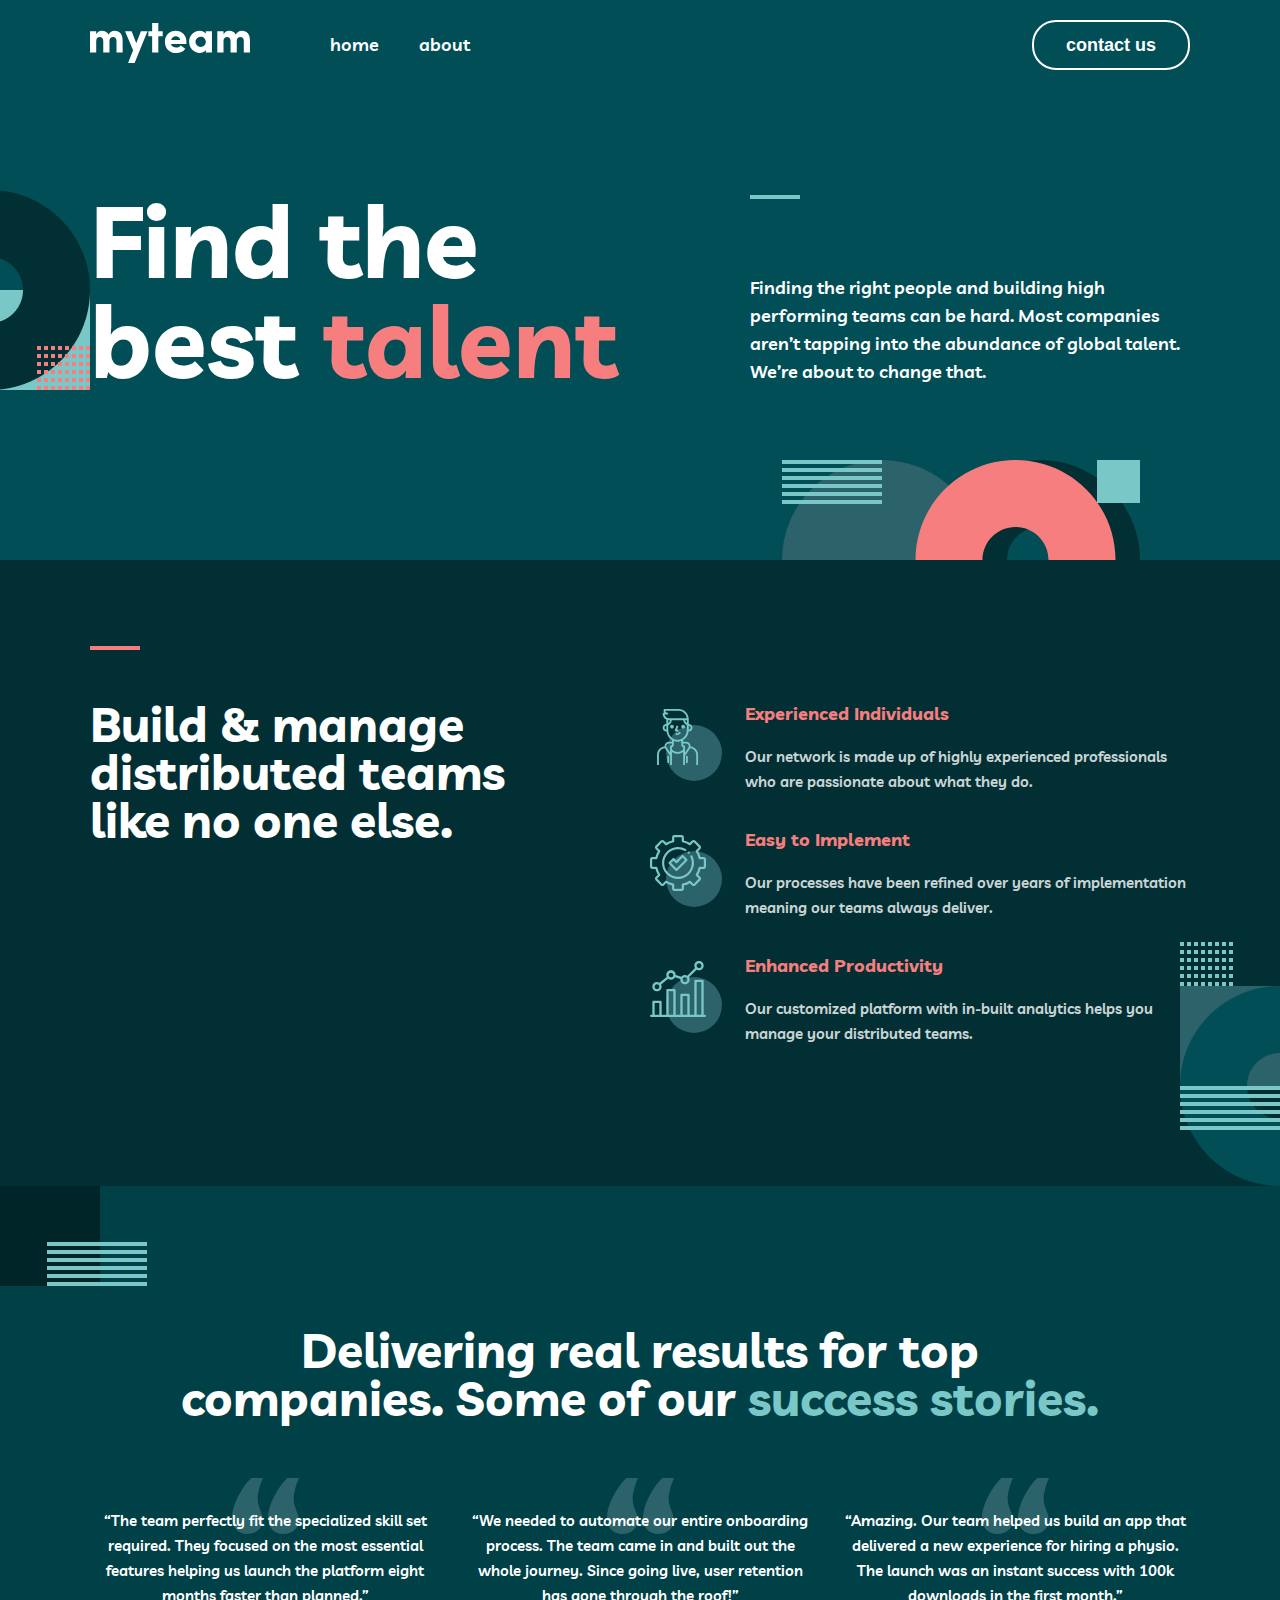
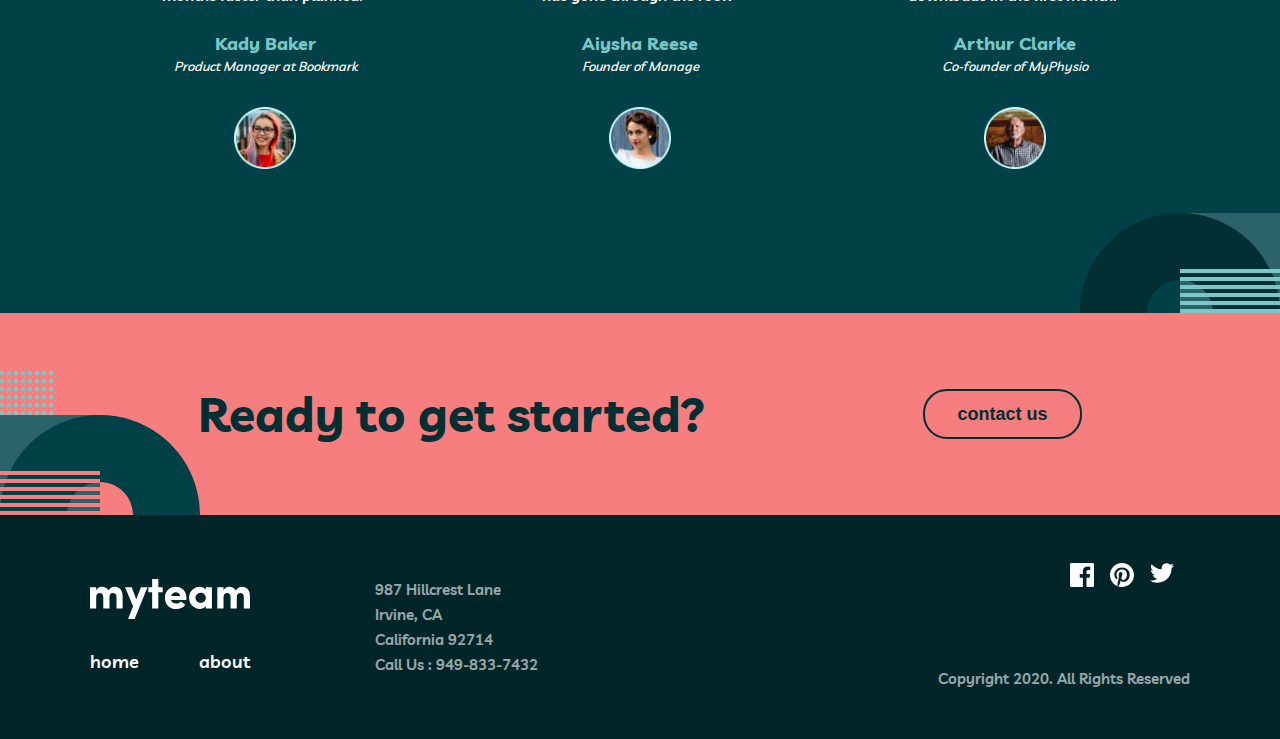
<file: index.html>
<!DOCTYPE html>
<html lang="en">
  <head>
    <meta charset="UTF-8" />
    <meta http-equiv="X-UA-Compatible" content="IE=edge" />
    <meta name="viewport" content="width=device-width, initial-scale=1.0" />
    <title>Home</title>
    <link rel="stylesheet" href="css/fonts.css" />
    <link rel="stylesheet" href="css/style.css" />
  </head>
  <body>
    <!-- hero -->
    <section id="hero">
      <!-- header -->
      <header id="header">
        <div class="container header-container">
          <div class="header-logo">
            <img src="./images/header-logo.svg" alt="header-logo" />
          </div>
          <button class="burger-menu">
            <span></span>
            <span></span>
            <span></span>
          </button>
          <nav class="nav">
            <ul class="nav-list">
              <li class="nav-list_item">
                <a href="./index.html" class="nav-list_link">home</a>
              </li>
              <li class="nav-list_item">
                <a href="./about.html" class="nav-list_link">about</a>
              </li>
            </ul>
            <a href="./contact.html"
              ><button class="header-btn">contact us</button></a
            >
          </nav>
        </div>
      </header>
      <!-- /header -->
      <!-- hero content -->
      <main id="hero-content">
        <div class="container hero-content_container">
          <img
            src="./images/hero-back-img.png"
            alt="hero back img"
            class="hero-back_img"
          />
          <div class="hero-info">
            <h1 class="hero-info_title">
              Find the <br />
              best <span>talent</span>
            </h1>
          </div>
          <div class="hero-text">
            <p class="hero-des">
              Finding the right people and building high performing teams can be
              hard. Most companies aren’t tapping into the abundance of global
              talent. We’re about to change that.
            </p>
          </div>
          <img
            src="./images/hero-back-img-2.svg"
            alt="hero hero-back-img"
            class="hero-back_img__2"
          />
        </div>
      </main>
      <!-- /hero content -->
    </section>
    <!-- /hero -->
    <!-- our team -->
    <section id="ourTeam">
      <div class="container ourTeam-container">
        <div class="ourTeam-title_container">
          <h2 class="ourTeam-title">
            Build & manage distributed teams like no one else.
          </h2>
        </div>
        <div class="ourTeam-card_container">
          <ul class="ourTeam-card_list">
            <li class="ourTeam-card_item">
              <div class="ourTeam-card_content">
                <div class="ourTeam-card_img">
                  <img
                    src="./images/our-team-icon_1.svg"
                    alt="ourTeam card img"
                  />
                </div>
                <div class="ourTeam-card_info">
                  <h4 class="ourTeam-card_title">Experienced Individuals</h4>
                  <p class="ourTeam-card_des">
                    Our network is made up of highly experienced professionals
                    who are passionate about what they do.
                  </p>
                </div>
              </div>
            </li>

            <li class="ourTeam-card_item">
              <div class="ourTeam-card_content">
                <div class="ourTeam-card_img">
                  <img
                    src="./images/our-team-icon_2.svg"
                    alt="ourTeam card img"
                  />
                </div>
                <div class="ourTeam-card_info">
                  <h4 class="ourTeam-card_title">Easy to Implement</h4>
                  <p class="ourTeam-card_des">
                    Our processes have been refined over years of implementation
                    meaning our teams always deliver.
                  </p>
                </div>
              </div>
            </li>

            <li class="ourTeam-card_item">
              <div class="ourTeam-card_content">
                <div class="ourTeam-card_img">
                  <img
                    src="./images/our-team-icon_3.svg"
                    alt="ourTeam card img"
                  />
                </div>
                <div class="ourTeam-card_info">
                  <h4 class="ourTeam-card_title">Enhanced Productivity</h4>
                  <p class="ourTeam-card_des">
                    Our customized platform with in-built analytics helps you
                    manage your distributed teams.
                  </p>
                </div>
              </div>
            </li>
          </ul>
        </div>
      </div>
      <img
        src="./images/our-team-back-img.png"
        alt="our-team-back-img"
        class="ourTeam-back_img"
      />
    </section>
    <!-- /our team -->
    <!-- stories -->
    <section id="stories">
      <img
        src="./images/stories-back-img.svg"
        alt=" stories back img"
        class="stories-back_img"
      />
      <div class="container">
        <h2 class="stories-title">
          Delivering real results for top companies. Some of our
          <span>success stories.</span>
        </h2>
        <ul class="stories-card_list">
          <li class="stories-card_item">
            <div class="stories-card_content">
              <p class="stories-card_des">
                “The team perfectly fit the specialized skill set required. They
                focused on the most essential features helping us launch the
                platform eight months faster than planned.”
              </p>
              <h4 class="stories-card_title">Kady Baker</h4>
              <p class="stories-card_job">Product Manager at Bookmark</p>
              <img
                src="./images/stories-card-img-1.png"
                alt="stories card img"
                class="stories-card_img"
              />
            </div>
          </li>

          <li class="stories-card_item">
            <div class="stories-card_content">
              <p class="stories-card_des">
                “We needed to automate our entire onboarding process. The team
                came in and built out the whole journey. Since going live, user
                retention has gone through the roof!”
              </p>
              <h4 class="stories-card_title">Aiysha Reese</h4>
              <p class="stories-card_job">Founder of Manage</p>
              <img
                src="./images/stories-card-img-2.png"
                alt="stories card img"
                class="stories-card_img"
              />
            </div>
          </li>

          <li class="stories-card_item">
            <div class="stories-card_content">
              <p class="stories-card_des">
                “Amazing. Our team helped us build an app that delivered a new
                experience for hiring a physio. The launch was an instant
                success with 100k downloads in the first month.”
              </p>
              <h4 class="stories-card_title">Arthur Clarke</h4>
              <p class="stories-card_job">Co-founder of MyPhysio</p>
              <img
                src="./images/stories-card-img-3.png"
                alt="stories card img"
                class="stories-card_img"
              />
            </div>
          </li>
        </ul>
      </div>
      <img
        src="./images/stories-back-img-2.svg"
        alt="stories back img"
        class="stories-back_img__2"
      />
    </section>
    <!-- /stories -->
    <!-- get started -->
    <section id="getStarted">
      <div class="container getStarted-container">
        <div class="getStarted-content">
          <h2 class="getStarted-title">Ready to get started?</h2>
          <button class="getStarted-btn">contact us</button>
        </div>
      </div>
      <img
        src="./images/get-started-back-img.svg"
        alt="get-started-back-img"
        class="getStarted-back_img"
      />
    </section>
    <!-- /get started -->
    <!-- footer -->
    <footer id="footer">
      <div class="container footer-container">
        <div class="footer-info">
          <div class="footer-info_link">
            <img src="./images/header-logo.svg" alt="header logo" />
            <ul class="footer-link_list">
              <li class="footer-list_item">
                <a href="#" class="footer-list_link">home</a>
              </li>
              <li class="footer-list_item">
                <a href="#" class="footer-list_link">about</a>
              </li>
            </ul>
          </div>
          <ul class="footer-info_list">
            <li class="footer-info_item">987 Hillcrest Lane</li>
            <li class="footer-info_item">Irvine, CA</li>
            <li class="footer-info_item">California 92714</li>
            <li class="footer-info_item">Call Us : 949-833-7432</li>
          </ul>
        </div>

        <div class="footer-icons">
          <ul class="footer-icon_list">
            <li class="footer-icon_item">
              <img src="./images/facebook.png" alt="facebook" />
            </li>
            <li class="footer-icon_item">
              <img src="./images/pinterest.svg" alt="pinterest" />
            </li>
            <li class="footer-icon_item">
              <img src="./images/twitter.svg" alt="twitter" />
            </li>
          </ul>
          <p class="footer-text">Copyright 2020. All Rights Reserved</p>
        </div>
      </div>
    </footer>
    <!-- /footer -->
  </body>
</html>
</file>
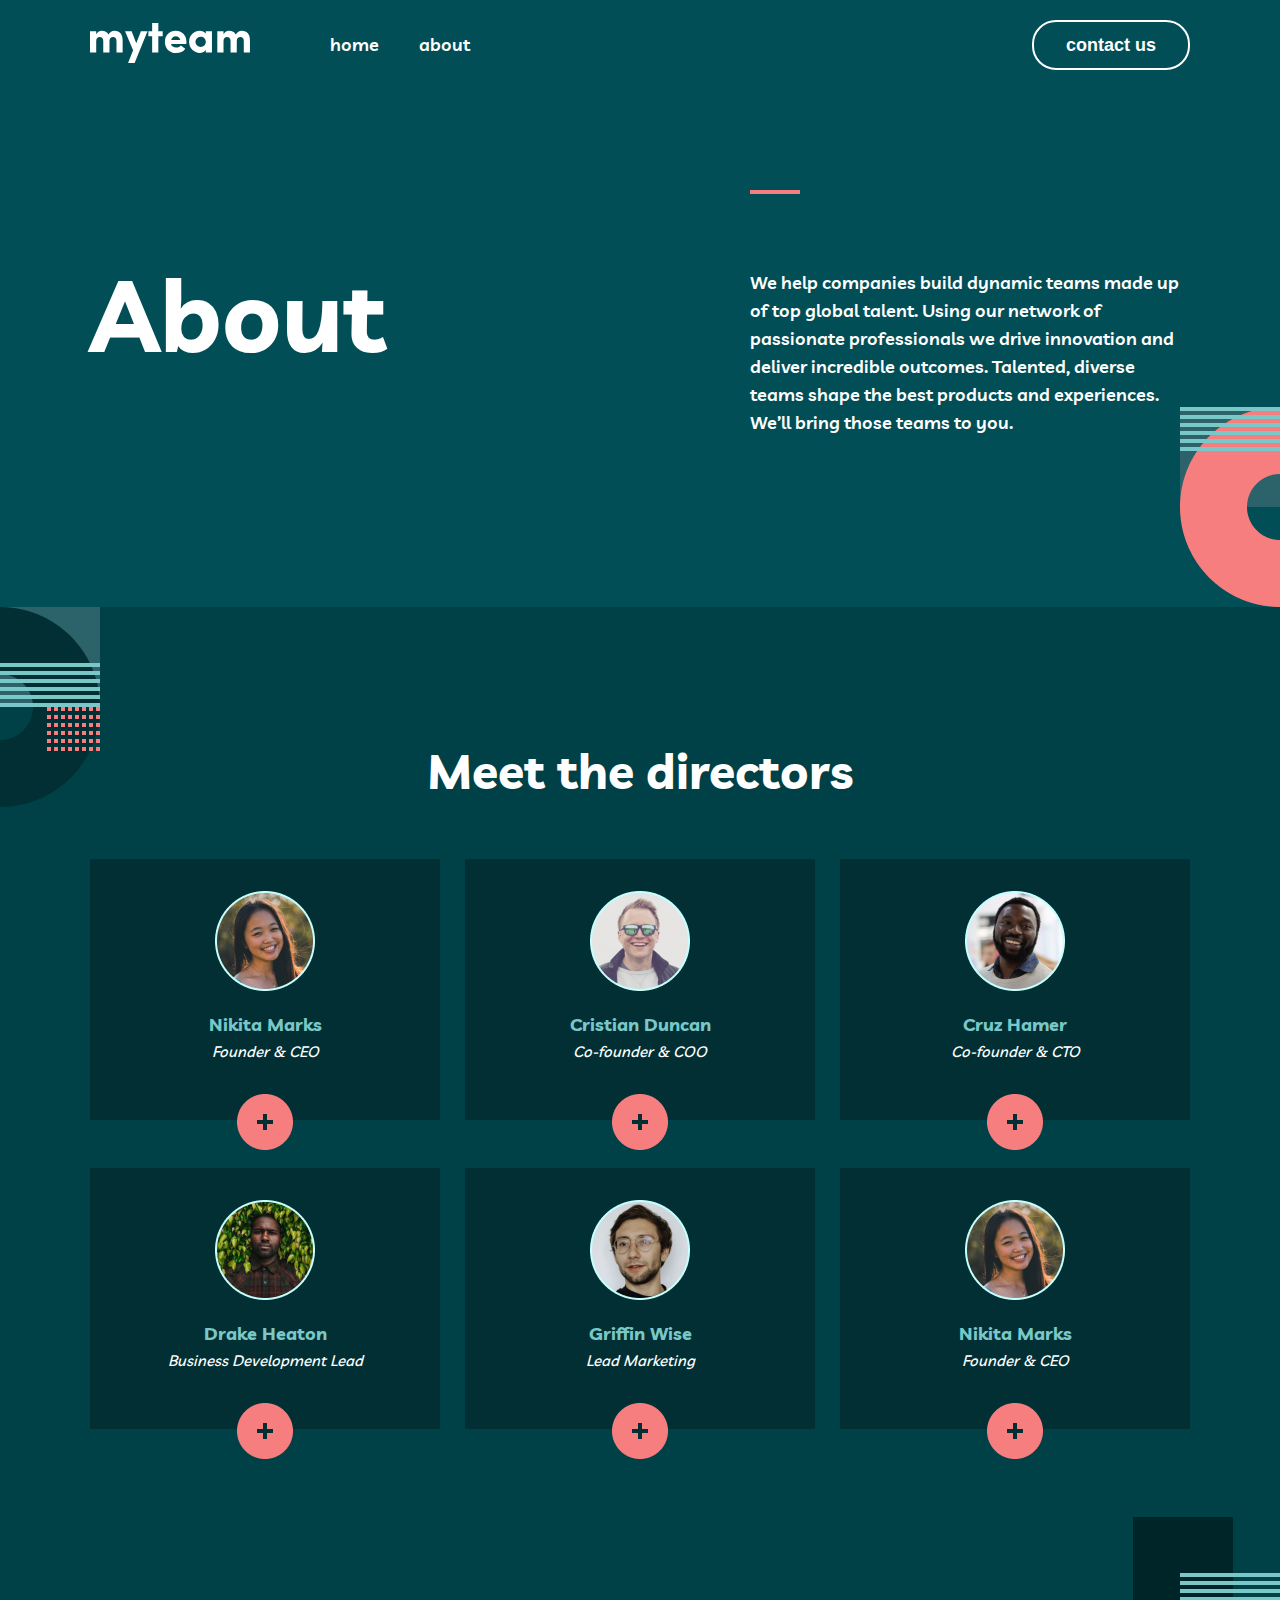
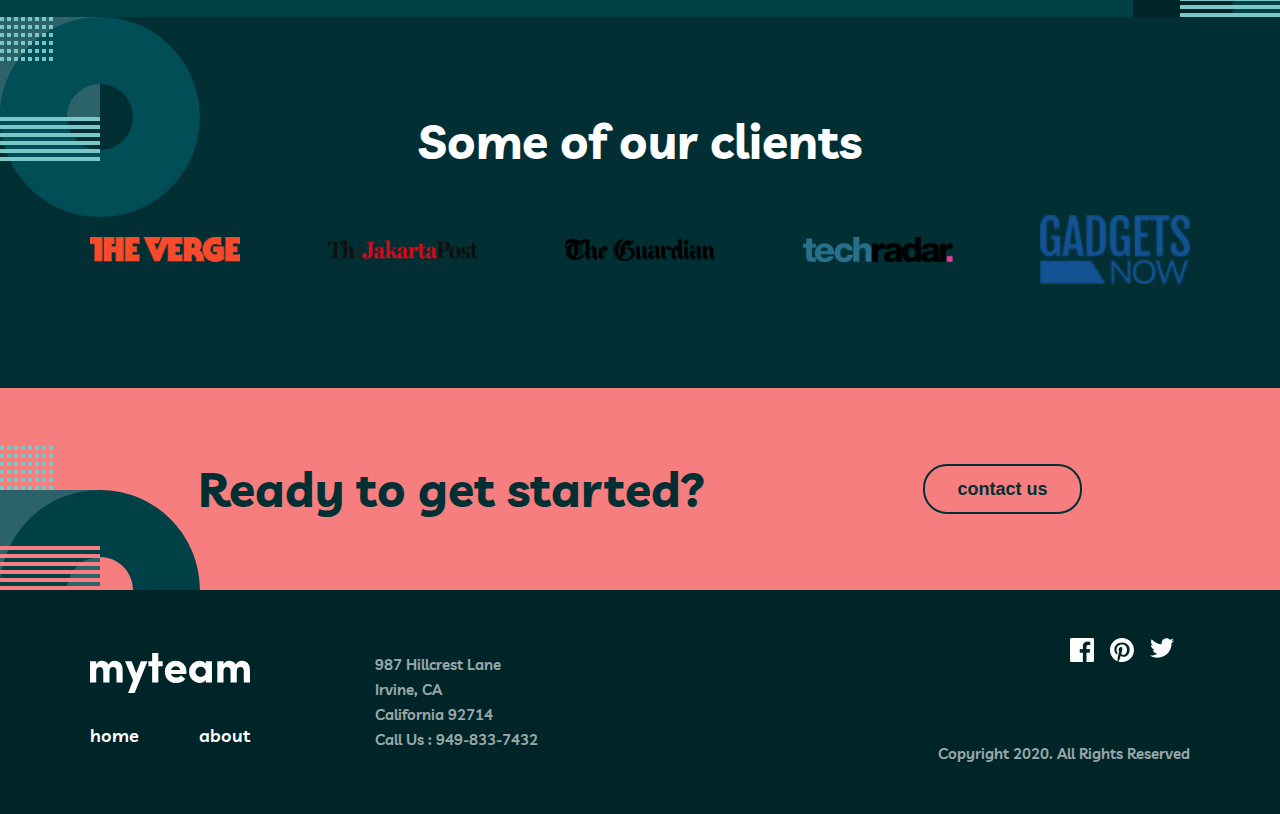
<file: about.html>
<!DOCTYPE html>
<html lang="en">
  <head>
    <meta charset="UTF-8" />
    <meta http-equiv="X-UA-Compatible" content="IE=edge" />
    <meta name="viewport" content="width=device-width, initial-scale=1.0" />
    <title>About</title>
    <link rel="stylesheet" href="css/fonts.css" />
    <link rel="stylesheet" href="css/about.css" />
  </head>
  <body>
    <!-- hero -->
    <section id="hero">
      <!-- header -->
      <header id="header">
        <div class="container header-container">
          <div class="header-logo">
            <img src="./images/header-logo.svg" alt="header-logo" />
          </div>
          <button class="burger-menu">
            <span></span>
            <span></span>
            <span></span>
          </button>
          <nav class="nav">
            <ul class="nav-list">
              <li class="nav-list_item">
                <a href="./index.html" class="nav-list_link">home</a>
              </li>
              <li class="nav-list_item">
                <a href="./about.html" class="nav-list_link">about</a>
              </li>
            </ul>
            <a href="./contact.html"
              ><button class="header-btn">contact us</button></a
            >
          </nav>
        </div>
      </header>
      <!-- /header -->
      <!-- hero content -->
      <main id="hero-content">
        <div class="container hero-content_container">
          <div class="hero-info">
            <h1 class="hero-info_title">About</h1>
          </div>
          <div class="hero-text">
            <p class="hero-des">
              We help companies build dynamic teams made up of top global
              talent. Using our network of passionate professionals we drive
              innovation and deliver incredible outcomes. Talented, diverse
              teams shape the best products and experiences. We’ll bring those
              teams to you.
            </p>
          </div>
          <img
            src="./images/about-hero-back-img.png"
            alt="hero back img"
            class="hero-back_img"
          />
        </div>
      </main>
      <!-- /hero content -->
    </section>
    <!-- /hero -->
    <!-- directors -->
    <section id="directors">
      <img
        src="./images/directors-back-img-1.png"
        alt="directors back img"
        class="directors-back_img"
      />
      <div class="container">
        <h2 class="directors-title">Meet the directors</h2>
        <ul class="directors-list">
          <li class="directors-list_item">
            <div class="directors-list_content">
              <img src="./images/directors-card-1.png" alt="Nikita Marks" />
              <h4 class="directors-card_title">Nikita Marks</h4>
              <p class="directors-card_job">Founder & CEO</p>
            </div>
          </li>

          <li class="directors-list_item">
            <div class="directors-list_content">
              <img src="./images/directors-card-2.png" alt="Cristian Duncan" />
              <h4 class="directors-card_title">Cristian Duncan</h4>
              <p class="directors-card_job">Co-founder & COO</p>
            </div>
          </li>

          <li class="directors-list_item">
            <div class="directors-list_content">
              <img src="./images/directors-card-3.png" alt="Cruz Hamer" />
              <h4 class="directors-card_title">Cruz Hamer</h4>
              <p class="directors-card_job">Co-founder & CTO</p>
            </div>
          </li>

          <li class="directors-list_item">
            <div class="directors-list_content">
              <img src="./images/directors-card-4.png" alt="Drake Heaton" />
              <h4 class="directors-card_title">Drake Heaton</h4>
              <p class="directors-card_job">Business Development Lead</p>
            </div>
          </li>

          <li class="directors-list_item">
            <div class="directors-list_content">
              <img src="./images/directors-card-5.png" alt="Griffin Wise" />
              <h4 class="directors-card_title">Griffin Wise</h4>
              <p class="directors-card_job">Lead Marketing</p>
            </div>
          </li>

          <li class="directors-list_item">
            <div class="directors-list_content">
              <img src="./images/directors-card-1.png" alt="Nikita Marks" />
              <h4 class="directors-card_title">Nikita Marks</h4>
              <p class="directors-card_job">Founder & CEO</p>
            </div>
          </li>
        </ul>
      </div>
      <img
        src="./images/directors-back-img-2.png"
        alt="directors back img"
        class="directors-back_img__2"
      />
    </section>
    <!-- /directors -->
    <!-- clients -->
    <section id="clients">
      <img
        src="./images/clients-back-img.svg"
        alt="clients back img"
        class="clients-back_img"
      />
      <div class="container">
        <h2 class="clients-title">Some of our clients</h2>
        <ul class="clients-list">
          <li class="clients-list_item">
            <img src="./images/the werge.png" alt="the werge" />
          </li>
          <li class="clients-list_item">
            <img src="./images/thejakarapost.png" alt="thejakartepost" />
          </li>
          <li class="clients-list_item">
            <img src="./images/theguardian.png" alt="theguardian" />
          </li>
          <li class="clients-list_item">
            <img src="./images/techradar.png" alt="techradar" />
          </li>
          <li class="clients-list_item">
            <img src="./images/gadgestnow.png" alt="gadgestnow" />
          </li>
        </ul>
      </div>
    </section>
    <!-- /clients -->
    <section id="getStarted">
      <div class="container getStarted-container">
        <div class="getStarted-content">
          <h2 class="getStarted-title">Ready to get started?</h2>
          <button class="getStarted-btn">contact us</button>
        </div>
      </div>
      <img
        src="./images/get-started-back-img.svg"
        alt="get-started-back-img"
        class="getStarted-back_img"
      />
    </section>
    <!-- /get started -->
    <!-- footer -->
    <footer id="footer">
      <div class="container footer-container">
        <div class="footer-info">
          <div class="footer-info_link">
            <img src="./images/header-logo.svg" alt="header logo" />
            <ul class="footer-link_list">
              <li class="footer-list_item">
                <a href="#" class="footer-list_link">home</a>
              </li>
              <li class="footer-list_item">
                <a href="#" class="footer-list_link">about</a>
              </li>
            </ul>
          </div>
          <ul class="footer-info_list">
            <li class="footer-info_item">987 Hillcrest Lane</li>
            <li class="footer-info_item">Irvine, CA</li>
            <li class="footer-info_item">California 92714</li>
            <li class="footer-info_item">Call Us : 949-833-7432</li>
          </ul>
        </div>

        <div class="footer-icons">
          <ul class="footer-icon_list">
            <li class="footer-icon_item">
              <img src="./images/facebook.png" alt="facebook" />
            </li>
            <li class="footer-icon_item">
              <img src="./images/pinterest.svg" alt="pinterest" />
            </li>
            <li class="footer-icon_item">
              <img src="./images/twitter.svg" alt="twitter" />
            </li>
          </ul>
          <p class="footer-text">Copyright 2020. All Rights Reserved</p>
        </div>
      </div>
    </footer>
    <!-- /footer -->
  </body>
</html>
</file>
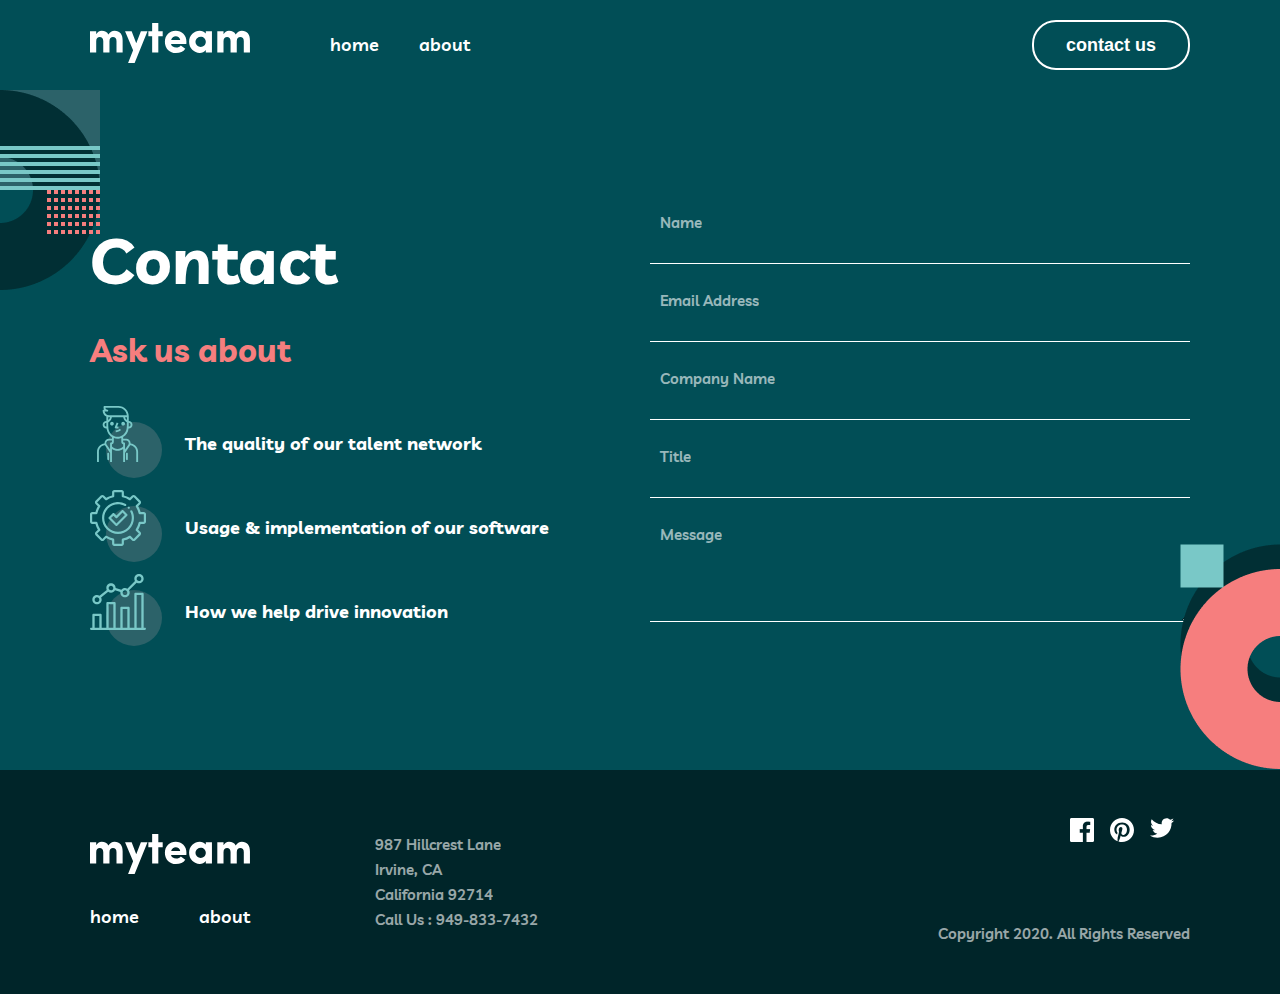
<file: contact.html>
<!DOCTYPE html>
<html lang="en">
  <head>
    <meta charset="UTF-8" />
    <meta http-equiv="X-UA-Compatible" content="IE=edge" />
    <meta name="viewport" content="width=device-width, initial-scale=1.0" />
    <title>Contact</title>
    <link rel="stylesheet" href="css/fonts.css" />
    <link rel="stylesheet" href="css/contact.css" />
  </head>
  <body>
    <!-- header -->
    <header id="header">
      <div class="container header-container">
        <div class="header-logo">
          <img src="./images/header-logo.svg" alt="header-logo" />
        </div>
        <button class="burger-menu">
          <span></span>
          <span></span>
          <span></span>
        </button>
        <nav class="nav">
          <ul class="nav-list">
            <li class="nav-list_item">
              <a href="./index.html" class="nav-list_link">home</a>
            </li>
            <li class="nav-list_item">
              <a href="./about.html" class="nav-list_link">about</a>
            </li>
          </ul>
          <a href="./contact.html"
            ><button class="header-btn">contact us</button></a
          >
        </nav>
      </div>
    </header>
    <!-- /header -->
    <main id="contact">
      <img
        src="./images/contact-back-img-1.png"
        alt="contact-back-img-1"
        class="contact-back_img"
      />
      <div class="container contact-container">
        <div class="contact-info">
          <h2 class="contact-info_title">Contact</h2>
          <div class="contact-card">
            <h4 class="contact-card_title">Ask us about</h4>
            <ul class="contact-card_list">
              <li class="contact-card_item">
                <div class="contact-card_content">
                  <div class="contact-card_img">
                    <img
                      src="./images/our-team-icon_1.svg"
                      alt="contact-card_img"
                    />
                  </div>
                  <div class="contact-card_text">
                    <h4>The quality of our talent network</h4>
                  </div>
                </div>
              </li>

              <li class="contact-card_item">
                <div class="contact-card_content">
                  <div class="contact-card_img">
                    <img
                      src="./images/our-team-icon_2.svg"
                      alt="contact-card_img"
                    />
                  </div>
                  <div class="contact-card_text">
                    <h4>Usage & implementation of our software</h4>
                  </div>
                </div>
              </li>

              <li class="contact-card_item">
                <div class="contact-card_content">
                  <div class="contact-card_img">
                    <img
                      src="./images/our-team-icon_3.svg"
                      alt="contact-card_img"
                    />
                  </div>
                  <div class="contact-card_text">
                    <h4>How we help drive innovation</h4>
                  </div>
                </div>
              </li>
            </ul>
          </div>
        </div>

        <div class="contact-form">
          <form>
            <label for="name" class="form-label">Name</label>
            <input type="text" id="name" class="form-input" />
            <label for="email" class="form-label">Email Address</label>
            <input type="email" id="email" class="form-input" />
            <label for="company-name" class="form-label">Company Name</label>
            <input type="text" id="company-name" class="form-input" />
            <label for="title" class="form-label">Title</label>
            <input type="text" id="title" class="form-input" />
            <label for="message" class="form-label">Message</label>
            <textarea id="message"></textarea>
          </form>
        </div>
      </div>
      <img
        src="./images/contact-back-img-2.png"
        alt="contact-back-img-2"
        class="contact-back_img__2"
      />
    </main>
    <!-- footer -->
    <footer id="footer">
      <div class="container footer-container">
        <div class="footer-info">
          <div class="footer-info_link">
            <img src="./images/header-logo.svg" alt="header logo" />
            <ul class="footer-link_list">
              <li class="footer-list_item">
                <a href="#" class="footer-list_link">home</a>
              </li>
              <li class="footer-list_item">
                <a href="#" class="footer-list_link">about</a>
              </li>
            </ul>
          </div>
          <ul class="footer-info_list">
            <li class="footer-info_item">987 Hillcrest Lane</li>
            <li class="footer-info_item">Irvine, CA</li>
            <li class="footer-info_item">California 92714</li>
            <li class="footer-info_item">Call Us : 949-833-7432</li>
          </ul>
        </div>

        <div class="footer-icons">
          <ul class="footer-icon_list">
            <li class="footer-icon_item">
              <img src="./images/facebook.png" alt="facebook" />
            </li>
            <li class="footer-icon_item">
              <img src="./images/pinterest.svg" alt="pinterest" />
            </li>
            <li class="footer-icon_item">
              <img src="./images/twitter.svg" alt="twitter" />
            </li>
          </ul>
          <p class="footer-text">Copyright 2020. All Rights Reserved</p>
        </div>
      </div>
    </footer>
    <!-- /footer -->
  </body>
</html>
</file>
<file: css/fonts.css>
/* livvic-regular - latin */
@font-face {
  font-display: swap; /* Check https://developer.mozilla.org/en-US/docs/Web/CSS/@font-face/font-display for other options. */
  font-family: "Livvic";
  font-style: normal;
  font-weight: 400;
  src: url("../fonts/livvic-v13-latin-regular.woff2") format("woff2"),
    /* Chrome 36+, Opera 23+, Firefox 39+ */
      url("../fonts/livvic-v13-latin-regular.woff") format("woff"); /* Chrome 5+, Firefox 3.6+, IE 9+, Safari 5.1+ */
}
/* livvic-500 - latin */
@font-face {
  font-display: swap; /* Check https://developer.mozilla.org/en-US/docs/Web/CSS/@font-face/font-display for other options. */
  font-family: "Livvic";
  font-style: normal;
  font-weight: 500;
  src: url("../fonts/livvic-v13-latin-500.woff2") format("woff2"),
    /* Chrome 36+, Opera 23+, Firefox 39+ */
      url("../fonts/livvic-v13-latin-500.woff") format("woff"); /* Chrome 5+, Firefox 3.6+, IE 9+, Safari 5.1+ */
}
/* livvic-600 - latin */
@font-face {
  font-display: swap; /* Check https://developer.mozilla.org/en-US/docs/Web/CSS/@font-face/font-display for other options. */
  font-family: "Livvic";
  font-style: normal;
  font-weight: 600;
  src: url("../fonts/livvic-v13-latin-600.woff2") format("woff2"),
    /* Chrome 36+, Opera 23+, Firefox 39+ */
      url("../fonts/livvic-v13-latin-600.woff") format("woff"); /* Chrome 5+, Firefox 3.6+, IE 9+, Safari 5.1+ */
}
/* livvic-700 - latin */
@font-face {
  font-display: swap; /* Check https://developer.mozilla.org/en-US/docs/Web/CSS/@font-face/font-display for other options. */
  font-family: "Livvic";
  font-style: normal;
  font-weight: 700;
  src: url("../fonts/livvic-v13-latin-700.woff2") format("woff2"),
    /* Chrome 36+, Opera 23+, Firefox 39+ */
      url("../fonts/livvic-v13-latin-700.woff") format("woff"); /* Chrome 5+, Firefox 3.6+, IE 9+, Safari 5.1+ */
}
</file>
<file: css/style.css>
* {
  margin: 0px;
  padding: 0px;
  box-sizing: border-box;
}

.container {
  width: 1100px;
  max-width: 100%;
  margin: 0px auto;
}

body {
  font-family: "Livvic";
  font-weight: 400;
}

/* header */
#header {
  background-color: #014e56;
  padding: 20px 0px;
}

.header-container {
  display: flex;
  align-items: center;
}
.nav {
  display: flex;
  flex-grow: 1;
  justify-content: space-between;
  align-items: center;
  padding-left: 40px;
}

.nav-list {
  display: flex;
  align-items: center;
  list-style: none;
}

.nav-list_item {
  padding-left: 40px;
}

.nav-list_link {
  text-decoration: none;
  font-weight: 600;
  font-size: 18px;
  line-height: 28px;
  color: #ffffff;
}

.header-btn {
  font-weight: 600;
  font-size: 18px;
  line-height: 28px;
  color: #ffffff;
  background-color: transparent;
  border: none;
  border: 2px solid #ffffff;
  border-radius: 24px;
  padding: 9px 32px;
}

.burger-menu {
  display: none;
  background-color: transparent;
  border: none;
}

.burger-menu span {
  width: 20px;
  height: 3px;
  display: block;
  background: #ffffff;
  margin-bottom: 4px;
}

/* /header */

/* hero content */

#hero-content {
  padding: 100px 0px 170px;
  background-color: #014e56;
  position: relative;
}

.hero-content_container {
  display: flex;
  justify-content: space-between;
  align-items: center;
  flex-wrap: wrap;
}

.hero-back_img {
  position: absolute;
  left: -10px;
}

.hero-info {
  flex-basis: 60%;
}

.hero-text {
  flex-basis: 40%;
}

.hero-info_title {
  font-weight: 700;
  font-size: 100px;
  line-height: 100px;
  color: #ffffff;
}

.hero-info_title span {
  color: #f67e7e;
}

.hero-text {
  position: relative;
  padding-top: 79px;
}

.hero-des {
  font-weight: 600;
  font-size: 18px;
  line-height: 28px;
  color: #ffffff;
}

.hero-des::before {
  content: "";
  width: 50px;
  height: 4px;
  position: absolute;
  background-color: #79c8c7;
  top: 0px;
}

.hero-back_img__2 {
  position: absolute;
  bottom: 0px;
  right: 140px;
}

/* /hero content */

/* our team */
#ourTeam {
  padding: 140px 0px;
  background-color: #012f34;
  position: relative;
}

.ourTeam-container {
  display: flex;
  justify-content: space-between;
}

.ourTeam-title {
  width: 445px;
  font-weight: 700;
  font-size: 48px;
  line-height: 48px;
  color: #ffffff;
  position: relative;
}

.ourTeam-title::before {
  content: "";
  width: 50px;
  height: 4px;
  position: absolute;
  background: #f67e7e;
  top: -54px;
}

.ourTeam-card_list {
  list-style: none;
}

.ourTeam-card_item {
  padding-bottom: 32px;
}

.ourTeam-card_item:last-child {
  padding-bottom: 0px;
}

.ourTeam-card_content {
  width: 540px;
  display: flex;
  align-items: center;
  justify-content: space-between;
}

.ourTeam-card_info {
  padding-left: 23px;
}

.ourTeam-card_title {
  font-weight: 700;
  font-size: 18px;
  line-height: 28px;
  color: #f67e7e;
  margin-bottom: 16px;
}

.ourTeam-card_des {
  font-weight: 600;
  font-size: 15px;
  line-height: 25px;
  color: #ffffff;
  opacity: 0.8;
}

.ourTeam-back_img {
  position: absolute;
  right: 0px;
  bottom: 0px;
}

/* /our team */

/* stories */

#stories {
  padding: 140px 0px;
  position: relative;
  background-color: #004047;
}

.stories-back_img {
  position: absolute;
  top: 0px;
  left: 0px;
}

.stories-title {
  width: 932px;
  font-weight: 700;
  font-size: 48px;
  line-height: 48px;
  text-align: center;
  color: #ffffff;
  margin: 0px auto;
}

.stories-title span {
  color: #79c8c7;
}

.stories-card_list {
  list-style: none;
  display: flex;
  justify-content: space-between;
  margin-top: 56px;
}

.stories-card_content {
  width: 350px;
  text-align: center;
  background: url("../images/stories-card-back-img.svg") no-repeat;
  background-position: center top;
  padding: 30px 0px 0px 0px;
}

.stories-card_des {
  font-weight: 600;
  font-size: 15px;
  line-height: 25px;
  color: #ffffff;
}

.stories-card_title {
  font-weight: 700;
  font-size: 18px;
  color: #79c8c7;
  margin: 24px 0px 2px;
}

.stories-card_job {
  font-style: italic;
  font-weight: 500;
  font-size: 13px;
  line-height: 18px;
  color: #ffffff;
  margin-bottom: 32px;
}

.stories-card_img {
  width: 62px;
  height: 62px;
}

.stories-back_img__2 {
  position: absolute;
  bottom: 0px;
  right: 0px;
}

/* /stories */

/* get started */
#getStarted {
  padding: 76px 0px;
  background-color: #f67e7e;
  position: relative;
}

.getStarted-container {
  display: flex;
  justify-content: center;
  align-items: center;
}

.getStarted-content {
  display: flex;
  flex-grow: 1;
  align-items: center;
  justify-content: space-around;
}

.getStarted-title {
  font-weight: 700;
  font-size: 48px;
  line-height: 48px;
  color: #012f34;
}

.getStarted-btn {
  font-weight: 600;
  font-size: 18px;
  line-height: 28px;
  color: #012f34;
  padding: 9px 32px;
  border: none;
  border-radius: 24px;
  border: 2px solid #012f34;
  background-color: transparent;
}

.getStarted-back_img {
  position: absolute;
  bottom: 0px;
  left: 0px;
}

/* /get started */

/* footer */

#footer {
  padding: 48px 0px;
  background-color: #002529;
}

.footer-container {
  display: flex;
  justify-content: space-between;
}

.footer-info {
  display: flex;
  align-items: center;
}

.footer-link_list {
  list-style: none;
  display: flex;
  justify-content: space-between;
  margin-top: 25px;
}

.footer-list_link {
  font-weight: 600;
  font-size: 18px;
  line-height: 28px;
  color: #ffffff;
  text-decoration: none;
}

.footer-info_list {
  list-style: none;
  margin-left: 125px;
}

.footer-info_item {
  font-weight: 600;
  font-size: 15px;
  line-height: 25px;
  color: #ffffff;
  opacity: 0.6;
}

.footer-icon_list {
  list-style: none;
  display: flex;
  justify-content: flex-end;
  margin-bottom: 75px;
}

.footer-icon_item {
  padding-right: 16px;
}

.footer-text {
  font-weight: 600;
  font-size: 15px;
  line-height: 25px;
  color: #ffffff;
  opacity: 0.6;
}

/* /footer */

/* responsive 768 */

@media screen and (max-width: 768px) {
  .container {
    padding: 0px 20px;
  }

  /* hero content */

  .hero-content_container {
    flex-direction: column;
    text-align: center;
  }

  .hero-back_img {
    display: none;
  }

  .hero-info_title {
    font-size: 64px;
    line-height: 56px;
  }
  .hero-des {
    width: 457px;
    font-size: 15px;
  }

  .hero-text {
    padding-top: 24px;
    margin-bottom: 100px;
  }

  .hero-des::before {
    content: none;
  }

  .hero-back_img__2 {
    left: 50%;
    transform: translateX(-50%);
  }

  /* /hero content */

  /* our team */

  .ourTeam-container {
    justify-content: center;
    flex-wrap: wrap;
  }

  .ourTeam-title {
    font-size: 32px;
    line-height: 32px;
    margin-bottom: 64px;
    position: relative;
    left: -30px;
  }

  .ourTeam-back_img {
    top: 0px;
    right: 0px;
  }

  /* /our team */

  /* stories */

  .stories-title {
    width: 573px;
    max-width: 100%;
    font-size: 32px;
    line-height: 32px;
  }

  .stories-card_list {
    align-items: center;
    flex-direction: column;
  }

  .stories-card_content {
    width: 573px;
    max-width: 100%;
  }

  .stories-card_item {
    margin-bottom: 48px;
  }

  .stories-card_item:last-child {
    margin-bottom: 0px;
  }

  /* /stories */

  /* get started */

  #getStarted {
    padding: 94px 0px;
  }

  .getStarted-title {
    font-size: 32px;
    line-height: 32px;
  }

  /* /get started */

  /* footer */
  .footer-container {
    flex-direction: column;
  }

  .footer-info {
    justify-content: space-between;
  }

  .footer-info_list {
    text-align: right;
  }

  .footer-icons {
    display: flex;
    margin-top: 32px;
    justify-content: space-between;
  }

  /* /footer */
}

/* /responsive 768 */

/* responsive 610 */

@media screen and (max-width: 610px) {
  /* header */
  .header-container {
    justify-content: space-between;
  }

  .nav {
    flex-direction: column;
    position: absolute;
    z-index: 1;
    transform: translateY(-150px);
    left: 0px;
    right: 0px;
    background-color: darkcyan;
    padding: 20px;
    transition: all 0.5s;
  }

  .nav-list_item {
    padding-left: 5px;
  }

  .burger-menu {
    display: block;
  }

  .burger-menu:focus + .nav {
    transform: translateY(150px);
  }

  /* /header */

  .hero-des {
    width: 100%;
  }

  /* our team */
  .ourTeam-card_content {
    width: 100%;
  }

  .ourTeam-title {
    width: 100%;
    text-align: center;
  }

  .ourTeam-back_img {
    display: none;
  }

  /* /our team */

  /* stories */
  .stories-card_content {
    width: 100%;
  }

  /* /stories */
}

/* /responsive 610 */

/* responsive 375 */

@media screen and (max-width: 375px) {
  /* hero */
  .hero-info_title {
    font-size: 40px;
    line-height: 40px;
  }

  .hero-des {
    font-size: 15px;
    line-height: 28px;
  }

  .hero-back_img__2 {
    width: 100%;
  }

  /* /hero */

  /* our team */

  .ourTeam-title {
    width: 240px;
    text-align: left;
  }

  .ourTeam-card_content {
    flex-direction: column;
    text-align: center;
  }

  /* /our team */

  /* stories */
  .stories-title {
    width: 327px;
  }

  /* /stories */

  /* get started */

  .getStarted-content {
    flex-direction: column;
    text-align: center;
    margin-bottom: 10px;
  }

  .getStarted-title {
    margin-bottom: 24px;
  }

  /* /get started */

  /* footer */

  .footer-container,
  .footer-info,
  .footer-icons {
    flex-direction: column;
  }
  .footer-info_list {
    margin: 24px auto 40px;
    text-align: center;
  }

  .footer-icon_list {
    justify-content: center;
  }

  .footer-text {
    text-align: center;
  }

  /* /footer */
}

/* /responsive 375 */
</file>
<file: css/about.css>
* {
  margin: 0px;
  padding: 0px;
  box-sizing: border-box;
}

.container {
  width: 1100px;
  max-width: 100%;
  margin: 0px auto;
}

body {
  font-family: "Livvic";
  font-weight: 400;
}

/* header */
#header {
  background-color: #014e56;
  padding: 20px 0px;
}

.header-container {
  display: flex;
  align-items: center;
}
.nav {
  display: flex;
  flex-grow: 1;
  justify-content: space-between;
  align-items: center;
  padding-left: 40px;
}

.nav-list {
  display: flex;
  align-items: center;
  list-style: none;
}

.nav-list_item {
  padding-left: 40px;
}

.nav-list_link {
  text-decoration: none;
  font-weight: 600;
  font-size: 18px;
  line-height: 28px;
  color: #ffffff;
}

.header-btn {
  font-weight: 600;
  font-size: 18px;
  line-height: 28px;
  color: #ffffff;
  background-color: transparent;
  border: none;
  border: 2px solid #ffffff;
  border-radius: 24px;
  padding: 9px 32px;
}

.burger-menu {
  display: none;
  background-color: transparent;
  border: none;
}

.burger-menu span {
  width: 20px;
  height: 3px;
  display: block;
  background: #ffffff;
  margin-bottom: 4px;
}

/* /header */

/* hero content */

#hero-content {
  padding: 100px 0px 170px;
  background-color: #014e56;
  position: relative;
}

.hero-content_container {
  display: flex;
  justify-content: space-between;
  align-items: center;
  flex-wrap: wrap;
}

.hero-info {
  flex-basis: 60%;
}

.hero-text {
  flex-basis: 40%;
}

.hero-info_title {
  font-weight: 700;
  font-size: 100px;
  line-height: 100px;
  color: #ffffff;
}

.hero-text {
  position: relative;
  padding-top: 79px;
}

.hero-des {
  font-weight: 600;
  font-size: 18px;
  line-height: 28px;
  color: #ffffff;
}

.hero-des::before {
  content: "";
  width: 50px;
  height: 4px;
  position: absolute;
  background-color: #f67e7e;
  top: 0px;
}

.hero-back_img {
  position: absolute;
  bottom: 0px;
  right: 0px;
}

/* /hero content */

/* directors */
#directors {
  padding: 140px 0px;
  background-color: #004047;
  position: relative;
}

.directors-back_img {
  position: absolute;
  top: 0px;
  left: 0px;
}

.directors-title {
  text-align: center;
  font-weight: 700;
  font-size: 48px;
  line-height: 48px;
  color: #ffffff;
  margin-bottom: 64px;
}

.directors-list {
  list-style: none;
  display: flex;
  flex-wrap: wrap;
  justify-content: space-between;
}

.directors-list_item {
  margin-bottom: 48px;
}

.directors-list_content {
  width: 350px;
  text-align: center;
  background-color: #012f34;
  padding: 32px 0px 56px 0px;
  position: relative;
}

.directors-list_content::before {
  content: "";
  width: 56px;
  height: 56px;
  position: absolute;
  background: url("../images/plus.png") no-repeat;
  bottom: -30px;
  left: 50%;
  transform: translateX(-50%);
}

.directors-card_title {
  font-weight: 700;
  font-size: 18px;
  line-height: 28px;
  color: #79c8c7;
  margin: 16px 0px 0px 0px;
}

.directors-card_job {
  font-style: italic;
  font-weight: 500;
  font-size: 15px;
  line-height: 25px;
  color: #ffffff;
}

.directors-back_img__2 {
  position: absolute;
  bottom: 0px;
  right: 0px;
}

/* /directors */

/* clients */
#clients {
  padding: 100px 0px;
  background-color: #012f34;
  position: relative;
}

.clients-back_img {
  position: absolute;
  top: 0px;
  left: 0px;
}

.clients-title {
  font-weight: 700;
  font-size: 48px;
  line-height: 48px;
  text-align: center;
  color: #ffffff;
  margin-bottom: 50px;
}

.clients-list {
  list-style: none;
  display: flex;
  justify-content: space-between;
  align-items: center;
}

.clients-list_item img {
  width: 150px;
}

/* /clients */

/* get started */
#getStarted {
  padding: 76px 0px;
  background-color: #f67e7e;
  position: relative;
}

.getStarted-container {
  display: flex;
  justify-content: center;
  align-items: center;
}

.getStarted-content {
  display: flex;
  flex-grow: 1;
  align-items: center;
  justify-content: space-around;
}

.getStarted-title {
  font-weight: 700;
  font-size: 48px;
  line-height: 48px;
  color: #012f34;
}

.getStarted-btn {
  font-weight: 600;
  font-size: 18px;
  line-height: 28px;
  color: #012f34;
  padding: 9px 32px;
  border: none;
  border-radius: 24px;
  border: 2px solid #012f34;
  background-color: transparent;
}

.getStarted-back_img {
  position: absolute;
  bottom: 0px;
  left: 0px;
}

/* /get started */

/* footer */

#footer {
  padding: 48px 0px;
  background-color: #002529;
}

.footer-container {
  display: flex;
  justify-content: space-between;
}

.footer-info {
  display: flex;
  align-items: center;
}

.footer-link_list {
  list-style: none;
  display: flex;
  justify-content: space-between;
  margin-top: 25px;
}

.footer-list_link {
  font-weight: 600;
  font-size: 18px;
  line-height: 28px;
  color: #ffffff;
  text-decoration: none;
}

.footer-info_list {
  list-style: none;
  margin-left: 125px;
}

.footer-info_item {
  font-weight: 600;
  font-size: 15px;
  line-height: 25px;
  color: #ffffff;
  opacity: 0.6;
}

.footer-icon_list {
  list-style: none;
  display: flex;
  justify-content: flex-end;
  margin-bottom: 75px;
}

.footer-icon_item {
  padding-right: 16px;
}

.footer-text {
  font-weight: 600;
  font-size: 15px;
  line-height: 25px;
  color: #ffffff;
  opacity: 0.6;
}

/* /footer */

/* responsive 768 */

@media screen and (max-width: 768px) {
  .container {
    padding: 0px 40px;
  }

  /* hero */

  .hero-content_container {
    flex-direction: column;
    text-align: center;
  }

  .hero-info_title {
    font-size: 64px;
    line-height: 56px;
  }

  .hero-text {
    padding-top: 24px;
  }

  .hero-des::before {
    content: none;
  }

  /* /hero */

  /* directors */

  .directors-list_content {
    width: 280px;
  }

  /* /directors */
  /* clients */
  #clients {
    padding: 150px 0px;
  }

  .clients-back_img {
    width: 150px;
  }

  .clients-list_item img {
    width: 100px;
  }

  /* /clients */

  /* get started */

  #getStarted {
    padding: 100px 0px;
  }

  .getStarted-title {
    font-size: 32px;
    line-height: 32px;
  }

  .getStarted-back_img {
    width: 150px;
  }

  /* /get started */
  /* footer */
  .footer-container {
    flex-direction: column;
  }

  .footer-info {
    justify-content: space-between;
  }

  .footer-info_list {
    text-align: right;
  }

  .footer-icons {
    display: flex;
    margin-top: 32px;
    justify-content: space-between;
  }

  /* /footer */
}

/* /responsive 768 */

/* responsive 675 */
@media screen and (max-width: 675px) {
  .container {
    padding: 0px 40px;
  }

  /* header */
  .header-container {
    justify-content: space-between;
  }

  .nav {
    flex-direction: column;
    position: absolute;
    z-index: 1;
    transform: translateY(-150px);
    left: 0px;
    right: 0px;
    background-color: darkcyan;
    padding: 20px;
    transition: all 0.5s;
  }

  .nav-list_item {
    padding-left: 5px;
  }

  .burger-menu {
    display: block;
  }

  .burger-menu:focus + .nav {
    transform: translateY(150px);
  }

  /* /header */

  /* directors */

  .directors-list {
    justify-content: center;
  }

  /* /directors */

  /* clients */
  .clients-list {
    flex-wrap: wrap;
    justify-content: center;
  }

  .clients-list_item {
    margin: 10px;
  }

  /* /clients */
}

/* /responsive 675 */

/* responsive 375 */
@media screen and (max-width: 375px) {
  .container {
    padding: 0px 40px;
  }

  /* hero */
  .hero-info_title {
    font-size: 40px;
    line-height: 40px;
  }

  .hero-des {
    font-size: 15px;
  }
  /* /hero */

  /* directors */

  #directors {
    padding: 190px 0px;
  }

  .directors-title {
    font-size: 32px;
    line-height: 32px;
    margin: 0px auto;
    margin-bottom: 48px;
  }

  /* /directors */

  /* clients */

  .clients-list {
    flex-direction: column;
  }

  .clients-list_item {
    margin: 15px 0px;
  }

  .clients-list_item img {
    width: 200px;
  }

  /* /clients */

  /* get started */

  .getStarted-content {
    flex-direction: column;
    text-align: center;
    margin-bottom: 10px;
  }

  .getStarted-title {
    margin-bottom: 24px;
  }

  /* /get started */

  /* footer */

  .footer-container,
  .footer-info,
  .footer-icons {
    flex-direction: column;
  }
  .footer-info_list {
    margin: 24px auto 40px;
    text-align: center;
  }

  .footer-icon_list {
    justify-content: center;
  }

  .footer-text {
    text-align: center;
  }

  /* /footer */
}

/* /responsive 375 */
</file>
<file: css/contact.css>
* {
  margin: 0px;
  padding: 0px;
  box-sizing: border-box;
}

.container {
  width: 1100px;
  max-width: 100%;
  margin: 0px auto;
}

body {
  font-family: "Livvic";
  font-weight: 400;
}

/* header */
#header {
  background-color: #014e56;
  padding: 20px 0px;
}

.header-container {
  display: flex;
  align-items: center;
}
.nav {
  display: flex;
  flex-grow: 1;
  justify-content: space-between;
  align-items: center;
  padding-left: 40px;
}

.nav-list {
  display: flex;
  align-items: center;
  list-style: none;
}

.nav-list_item {
  padding-left: 40px;
}

.nav-list_link {
  text-decoration: none;
  font-weight: 600;
  font-size: 18px;
  line-height: 28px;
  color: #ffffff;
}

.header-btn {
  font-weight: 600;
  font-size: 18px;
  line-height: 28px;
  color: #ffffff;
  background-color: transparent;
  border: none;
  border: 2px solid #ffffff;
  border-radius: 24px;
  padding: 9px 32px;
}

.burger-menu {
  display: none;
  background-color: transparent;
  border: none;
}

.burger-menu span {
  width: 20px;
  height: 3px;
  display: block;
  background: #ffffff;
  margin-bottom: 4px;
}

/* /header */

/* contact */

#contact {
  padding: 120px 0px;
  background-color: #014e56;
  position: relative;
}

.contact-back_img {
  position: absolute;
  top: 0px;
  left: 0px;
}

.contact-container {
  display: flex;
  justify-content: space-between;
}

.contact-info_title {
  font-weight: 700;
  font-size: 64px;
  line-height: 100px;
  color: #ffffff;
  margin-bottom: 16px;
}

.contact-card_title {
  font-weight: 700;
  font-size: 32px;
  line-height: 48px;
  color: #f67e7e;
  margin-bottom: 32px;
}

.contact-card_list {
  list-style: none;
}

.contact-card_item {
  padding-bottom: 8px;
}

.contact-card_item:last-child {
  padding-bottom: 0px;
}

.contact-card_content {
  width: 540px;
  display: flex;
  align-items: center;
}

.contact-card_text {
  padding-left: 23px;
}

.contact-card_text h4 {
  font-weight: 700;
  font-size: 18px;
  line-height: 28px;
  color: #ffffff;
}

.form-label {
  display: block;
  font-weight: 600;
  font-size: 15px;
  line-height: 25px;
  color: #ffffff;
  opacity: 0.6;
  margin-bottom: 5px;
  margin-left: 10px;
}

.form-input,
textarea {
  width: 540px;
  border: none;
  outline: none;
  background-color: transparent;
  border-bottom: 1px solid #ffffff;
  margin-bottom: 24px;
  font-size: 20px;
  color: #ffffff;
}

textarea {
  height: 70px;
}
.contact-back_img__2 {
  position: absolute;
  bottom: 0px;
  right: 0px;
}
/* /contact */

/* footer */

#footer {
  padding: 48px 0px;
  background-color: #002529;
}

.footer-container {
  display: flex;
  justify-content: space-between;
}

.footer-info {
  display: flex;
  align-items: center;
}

.footer-link_list {
  list-style: none;
  display: flex;
  justify-content: space-between;
  margin-top: 25px;
}

.footer-list_link {
  font-weight: 600;
  font-size: 18px;
  line-height: 28px;
  color: #ffffff;
  text-decoration: none;
}

.footer-info_list {
  list-style: none;
  margin-left: 125px;
}

.footer-info_item {
  font-weight: 600;
  font-size: 15px;
  line-height: 25px;
  color: #ffffff;
  opacity: 0.6;
}

.footer-icon_list {
  list-style: none;
  display: flex;
  justify-content: flex-end;
  margin-bottom: 75px;
}

.footer-icon_item {
  padding-right: 16px;
}

.footer-text {
  font-weight: 600;
  font-size: 15px;
  line-height: 25px;
  color: #ffffff;
  opacity: 0.6;
}

/* /footer */

/* responsive 768 */
@media screen and (max-width: 1100px) {
  .container {
    padding: 0px 20px;
  }

  /* contact */

  .contact-container {
    flex-direction: column;
    align-items: center;
  }

  .contact-info_title,
  .contact-card_title {
    text-align: center;
  }

  /* contact */

  /* footer */
  .footer-container {
    flex-direction: column;
  }

  .footer-info {
    justify-content: space-between;
  }

  .footer-info_list {
    text-align: right;
  }

  .footer-icons {
    display: flex;
    margin-top: 32px;
    justify-content: space-between;
  }

  /* /footer */
}

/* /responsive 768 */

/* responsive 560 */
@media screen and (max-width: 560px) {
  .container {
    padding: 0px 40px;
  }

  /* header */
  .header-container {
    justify-content: space-between;
  }

  .nav {
    flex-direction: column;
    position: absolute;
    z-index: 1;
    transform: translateY(-150px);
    left: 0px;
    right: 0px;
    background-color: darkcyan;
    padding: 20px;
    transition: all 0.5s;
  }

  .nav-list_item {
    padding-left: 5px;
  }

  .burger-menu {
    display: block;
  }

  .burger-menu:focus + .nav {
    transform: translateY(150px);
  }

  /* /header */

  /* contact */

  .contact-card_item {
    margin-bottom: 20px;
  }

  .contact-card_content {
    width: 90%;
  }

  form {
    padding: 0px 20px;
  }

  .form-input,
  textarea {
    width: 440px;
  }

  /* /contact */
}

/* /responsive 560 */

/* responsive 375 */
@media screen and (max-width: 375px) {
  .container {
    padding: 0px 20px;
  }

  /* contact */
  .contact-info_title {
    font-size: 40px;
    line-height: 40px;
  }

  .form-input,
  textarea {
    width: 300px;
  }

  /* /contact */

  /* footer */

  .footer-container,
  .footer-info,
  .footer-icons {
    flex-direction: column;
  }
  .footer-info_list {
    margin: 24px auto 40px;
    text-align: center;
  }

  .footer-icon_list {
    justify-content: center;
  }

  .footer-text {
    text-align: center;
  }

  /* /footer */
}

/* /responsive 375 */
</file>
